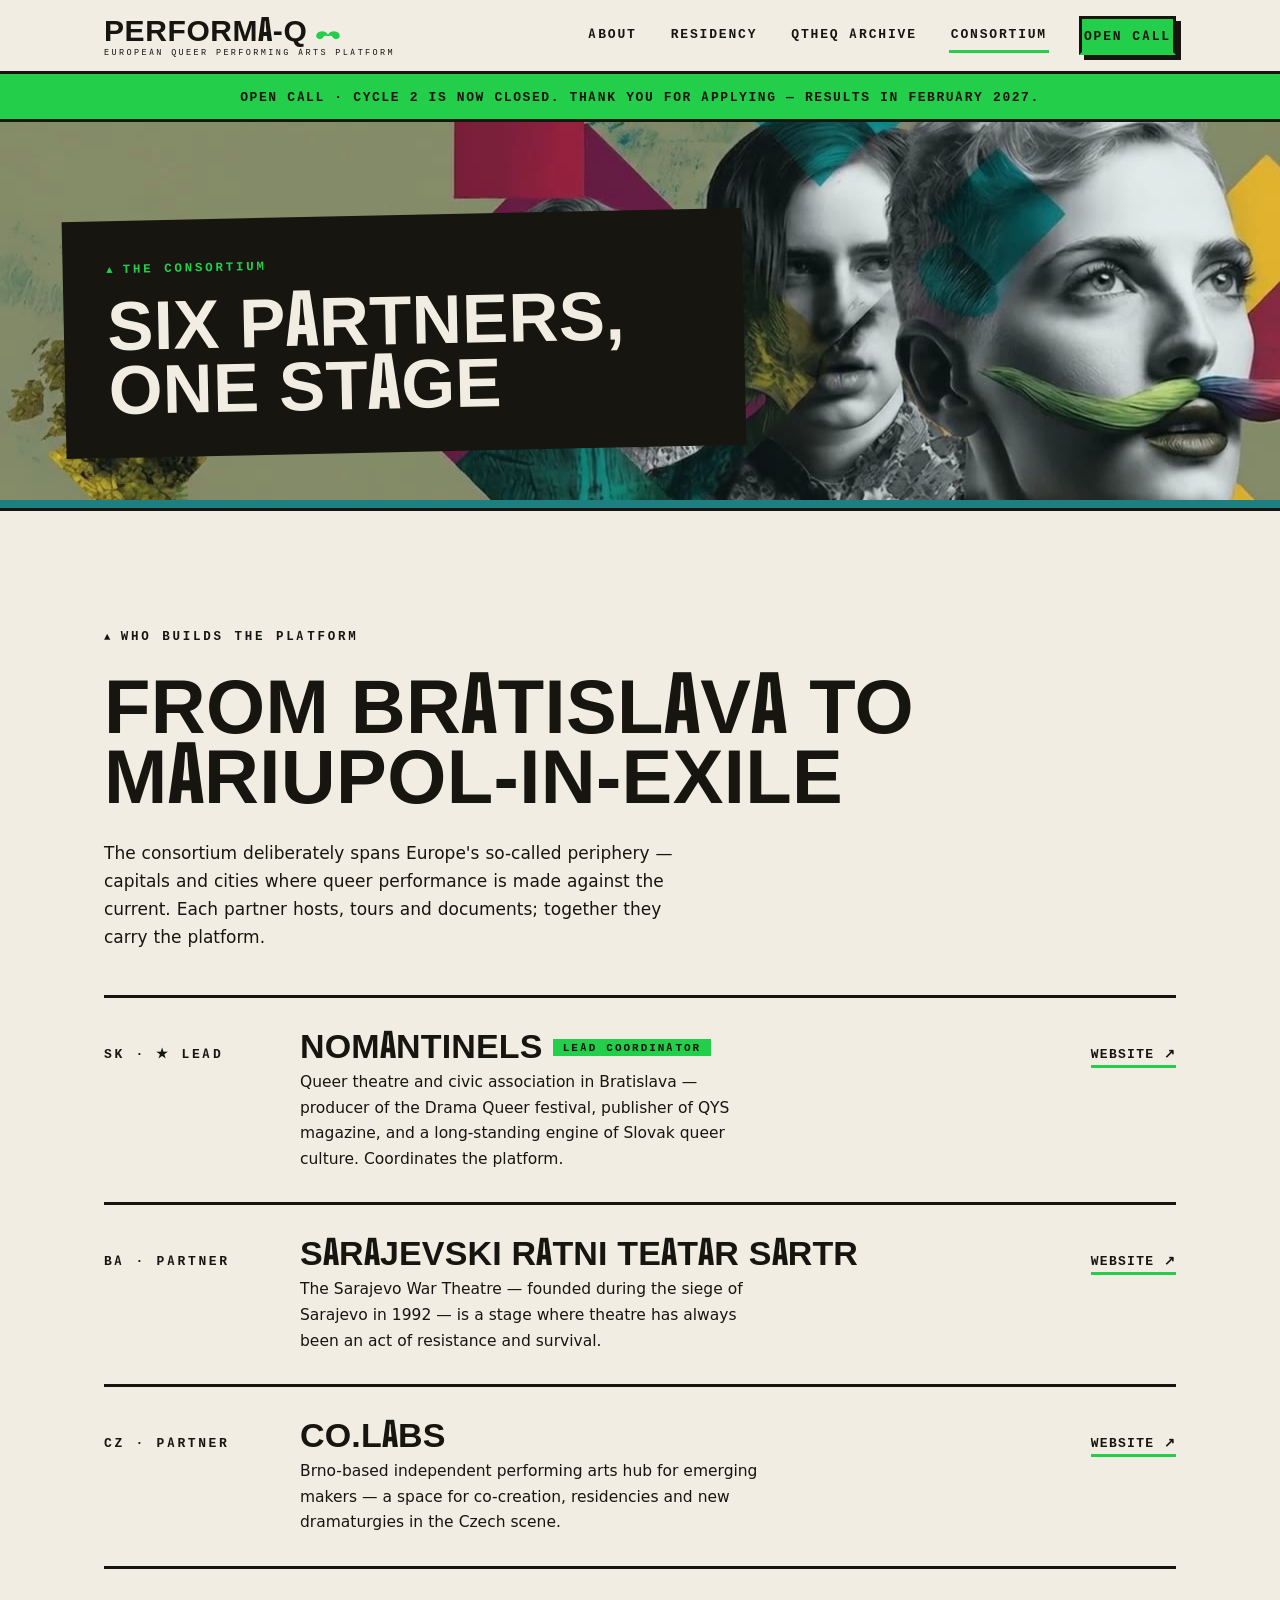
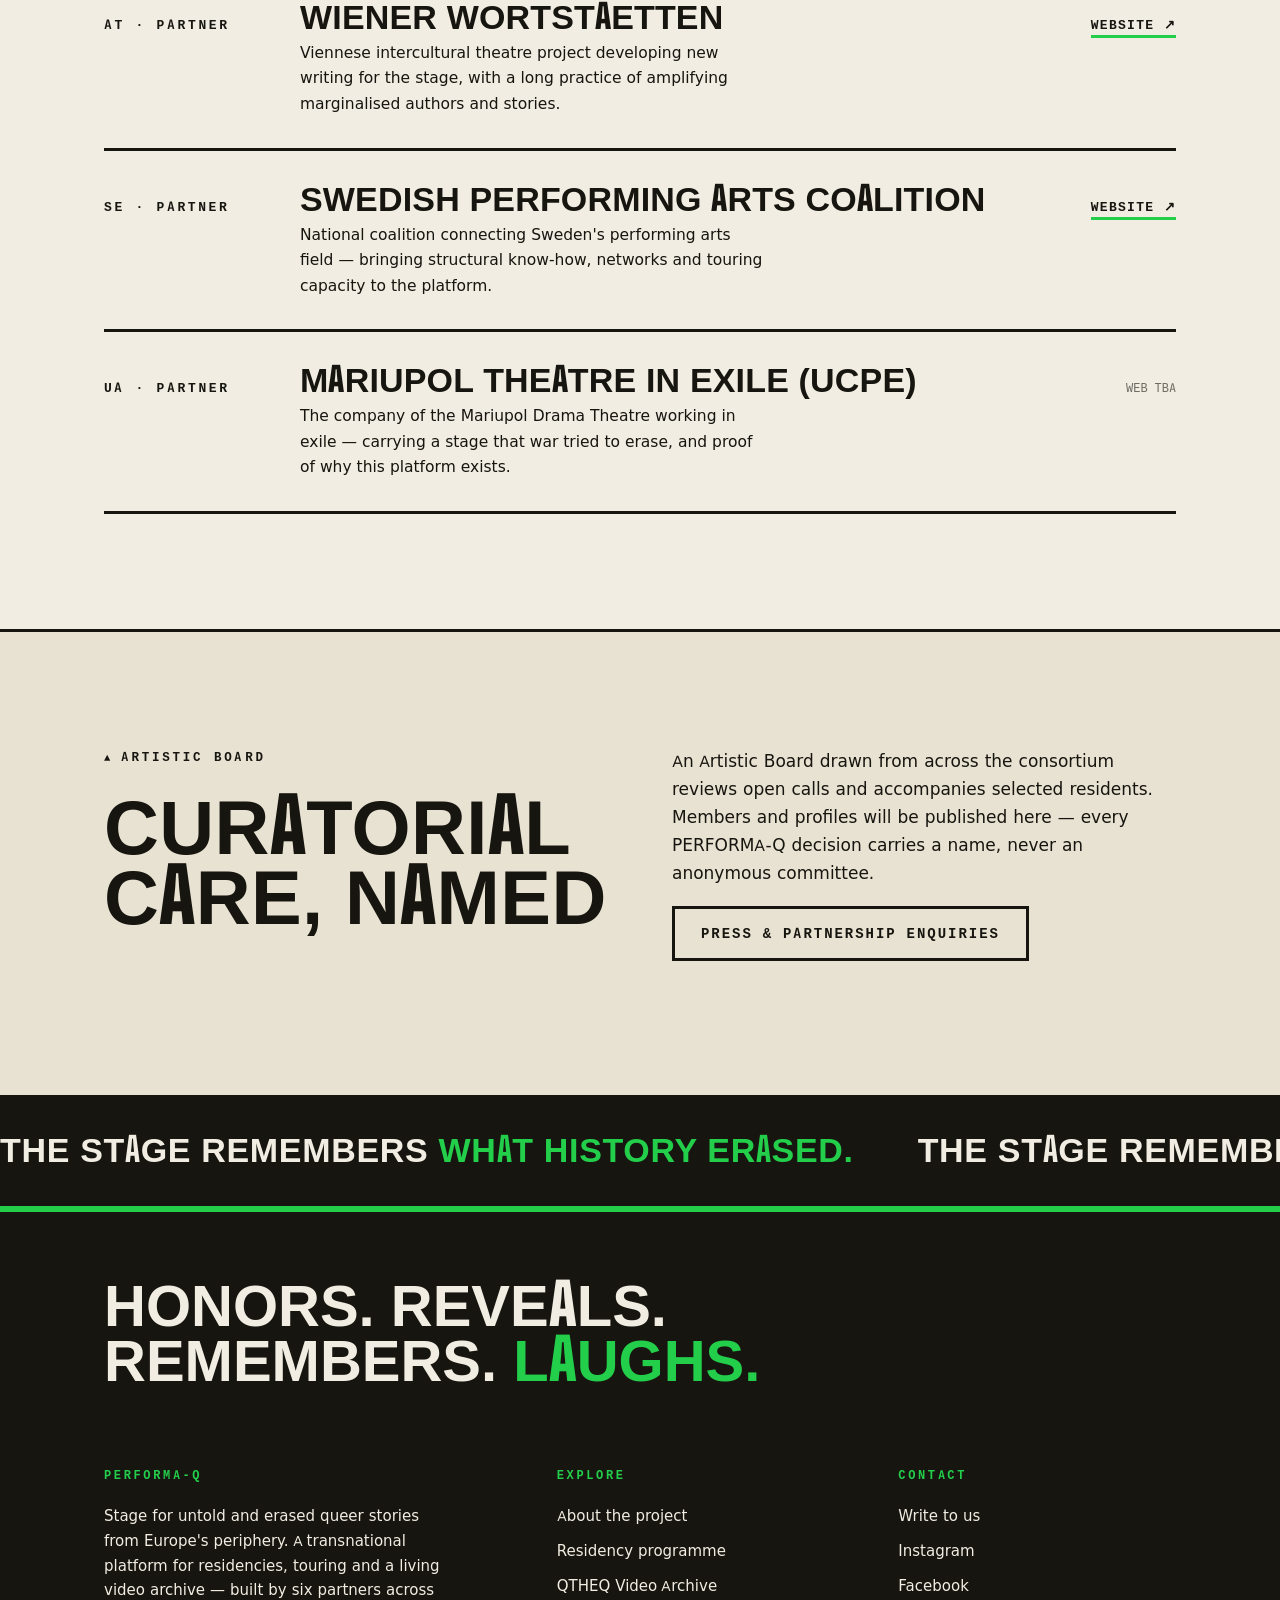
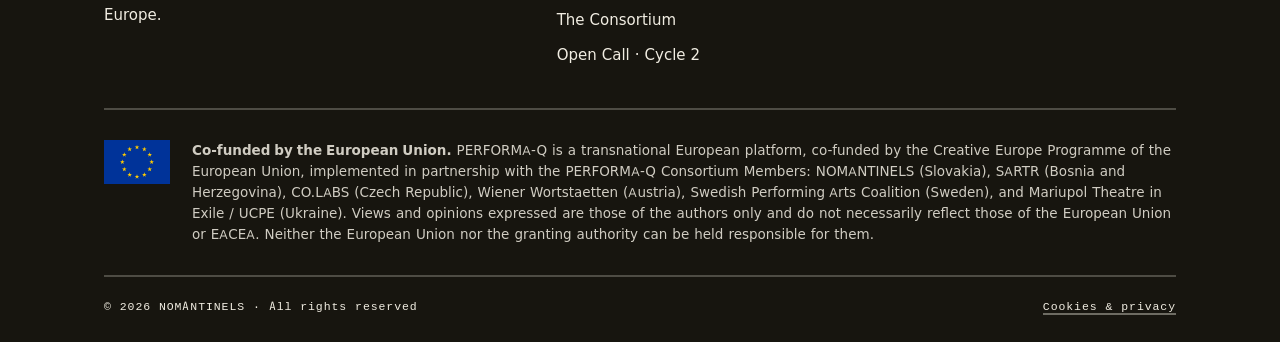
<file: consortium.html>
<!DOCTYPE html>
<html lang="en">
<head>
<meta charset="utf-8">
<meta name="viewport" content="width=device-width, initial-scale=1">
<title>The Consortium — PERFORMA-Q</title>
<meta name="description" content="Six partners build PERFORMA-Q: NOMANTINELS (SK, lead), SARTR (BA), CO.LABS (CZ), Wiener Wortstaetten (AT), Swedish Performing Arts Coalition (SE) and Mariupol Theatre in Exile / UCPE (UA).">
<meta property="og:title" content="The Consortium — PERFORMA-Q">
<meta property="og:description" content="Six partners build PERFORMA-Q: NOMANTINELS (SK, lead), SARTR (BA), CO.LABS (CZ), Wiener Wortstaetten (AT), Swedish Performing Arts Coalition (SE) and Mariupol Theatre in Exile / UCPE (UA).">
<meta property="og:type" content="website">
<meta property="og:url" content="https://www.performa-q.eu/consortium.html">
<meta property="og:image" content="https://www.performa-q.eu/img/hero-home.webp">
<link rel="icon" href="data:image/svg+xml,%3Csvg xmlns='http://www.w3.org/2000/svg' viewBox='0 0 64 64'%3E%3Crect width='64' height='64' fill='%2317150F'/%3E%3Cpath d='M17 40 L25 24 L33 40 Z' fill='%2323CE4B'/%3E%3Ctext x='38' y='42' font-family='Arial Black,Arial' font-size='26' font-weight='900' fill='%23F1EDE2'%3EQ%3C/text%3E%3C/svg%3E">
<link rel="stylesheet" href="css/style.css?v=1792596628">
</head>
<body>
<a class="skip-link" href="#main">Skip to content</a>
<header class="site-head">
  <div class="bar">
    <a class="brand" href="index.html" aria-label="PERFORMA-Q — home">
      <span class="wm">PERFORMA-Q<svg class="stache" viewBox="0 0 60 24" aria-hidden="true"><path fill="#23CE4B" d="M30 10 C26 2 16 0 9 4 C3 7 1 14 5 18 C9 22 16 21 19 16 C21 13 24 12 27 13 L30 14 L33 13 C36 12 39 13 41 16 C44 21 51 22 55 18 C59 14 57 7 51 4 C44 0 34 2 30 10 Z"/></svg></span>
      <span class="tag">European Queer Performing Arts Platform</span>
    </a>
    <button class="nav-toggle" aria-expanded="false" aria-controls="mainnav">Menu</button>
    <nav class="main" id="mainnav" aria-label="Main">
      <a href="about.html">About</a>
      <a href="residency.html">Residency</a>
      <a href="qtheq.html">QTHEQ Archive</a>
      <a href="consortium.html" aria-current="page">Consortium</a>
      <a class="btn" href="open-call.html">Open Call</a>
    </nav>
  </div>
</header>
<div class="deadline-strip"><div class="in" data-deadline-msg>
  <span>Open Call · Cycle 2 closes 30 November 2026</span>
  <span aria-hidden="true">▲</span>
  <span><span data-count="days">–</span>d : <span data-count="hours">–</span>h : <span data-count="minutes">–</span>m left</span>
  <span aria-hidden="true">▲</span>
  <a href="open-call.html">Apply now</a>
</div></div>
<main id="main">

<div class="hero sub" style="background:#1E7F80">
  <video class="img" autoplay muted loop playsinline preload="metadata" poster="img/performa-4-poster.jpg" aria-label="Animated collage: map fragments of Europe with portraits of performers wearing mustaches" style="object-fit:cover">
    <source src="video/performa_4.mp4" type="video/mp4">
  </video>
  <div class="plate">
    <p class="eyebrow green">The Consortium</p>
    <h1>Six partners, one stage</h1>
  </div>
</div>

<section>
  <div class="wrap">
    <p class="eyebrow">Who builds the platform</p>
    <h2 style="max-width:20ch">From Bratislava to Mariupol-in-exile</h2>
    <p style="margin:18px 0 44px;max-width:64ch">The consortium deliberately spans Europe's so-called periphery — capitals and cities where queer performance is made against the current. Each partner hosts, tours and documents; together they carry the platform.</p>
    <div>
      <div class="partner rv">
        <span class="cc">SK · ★ LEAD</span>
        <div><h3>NOMANTINELS<span class="role">Lead Coordinator</span></h3><p>Queer theatre and civic association in Bratislava — producer of the Drama Queer festival, publisher of QYS magazine, and a long-standing engine of Slovak queer culture. Coordinates the platform.</p></div>
        <a class="site" href="https://nomantinels.sk" rel="noopener">Website ↗</a>
      </div>
      <div class="partner rv">
        <span class="cc">BA · PARTNER</span>
        <div><h3>Sarajevski ratni teatar SARTR</h3><p>The Sarajevo War Theatre — founded during the siege of Sarajevo in 1992 — is a stage where theatre has always been an act of resistance and survival.</p></div>
        <a class="site" href="https://sartr.ba" rel="noopener">Website ↗</a>
      </div>
      <div class="partner rv">
        <span class="cc">CZ · PARTNER</span>
        <div><h3>CO.LABS</h3><p>Brno-based independent performing arts hub for emerging makers — a space for co-creation, residencies and new dramaturgies in the Czech scene.</p></div>
        <a class="site" href="https://colabs.cz" rel="noopener">Website ↗</a>
      </div>
      <div class="partner rv">
        <span class="cc">AT · PARTNER</span>
        <div><h3>Wiener Wortstaetten</h3><p>Viennese intercultural theatre project developing new writing for the stage, with a long practice of amplifying marginalised authors and stories.</p></div>
        <a class="site" href="https://wortstaetten.at" rel="noopener">Website ↗</a>
      </div>
      <div class="partner rv">
        <span class="cc">SE · PARTNER</span>
        <div><h3>Swedish Performing Arts Coalition</h3><p>National coalition connecting Sweden's performing arts field — bringing structural know-how, networks and touring capacity to the platform.</p></div>
        <a class="site" href="https://scensverige.se" rel="noopener">Website ↗</a>
      </div>
      <div class="partner rv">
        <span class="cc">UA · PARTNER</span>
        <div><h3>Mariupol Theatre in Exile (UCPE)</h3><p>The company of the Mariupol Drama Theatre working in exile — carrying a stage that war tried to erase, and proof of why this platform exists.</p></div>
        <span class="mono" style="font-size:12px;opacity:.6">WEB TBA</span>
      </div>
    </div>
  </div>
</section>

<section class="band-paper ruled">
  <div class="wrap grid-2">
    <div class="rv">
      <p class="eyebrow">Artistic Board</p>
      <h2>Curatorial care, named</h2>
    </div>
    <div class="rv">
      <p>An Artistic Board drawn from across the consortium reviews open calls and accompanies selected residents. Members and profiles will be published here — every PERFORMA-Q decision carries a name, never an anonymous committee.</p>
      <p><a class="btn ghost" href="index.html#contact">Press &amp; partnership enquiries</a></p>
    </div>
  </div>
</section>

</main>
<div class="slogan-band" aria-hidden="true"><div class="inner"><span>THE STAGE REMEMBERS <em>WHAT HISTORY ERASED.</em></span><span>THE STAGE REMEMBERS <em>WHAT HISTORY ERASED.</em></span><span>THE STAGE REMEMBERS <em>WHAT HISTORY ERASED.</em></span><span>THE STAGE REMEMBERS <em>WHAT HISTORY ERASED.</em></span><span>THE STAGE REMEMBERS <em>WHAT HISTORY ERASED.</em></span><span>THE STAGE REMEMBERS <em>WHAT HISTORY ERASED.</em></span><span>THE STAGE REMEMBERS <em>WHAT HISTORY ERASED.</em></span><span>THE STAGE REMEMBERS <em>WHAT HISTORY ERASED.</em></span></div></div>
<footer class="site on-dark">
  <div class="wrap">
    <div class="footer-verbs" aria-hidden="true">Honors. Reveals.<br>Remembers. <span class="l">Laughs.</span></div>
    <div class="cols">
      <div>
        <h4>PERFORMA-Q</h4>
        <p style="max-width:44ch;font-size:15px">Stage for untold and erased queer stories from Europe's periphery. A transnational platform for residencies, touring and a living video archive — built by six partners across Europe.</p>
      </div>
      <div>
        <h4>Explore</h4>
        <ul>
          <li><a href="about.html">About the project</a></li>
          <li><a href="residency.html">Residency programme</a></li>
          <li><a href="qtheq.html">QTHEQ Video Archive</a></li>
          <li><a href="consortium.html">The Consortium</a></li>
          <li><a href="open-call.html">Open Call · Cycle 2</a></li>
        </ul>
      </div>
      <div>
        <h4>Contact</h4>
        <ul>
          <li><a href="index.html#contact">Write to us</a></li>
          <li><a href="https://www.instagram.com/nomantinels/" rel="noopener">Instagram</a></li>
          <li><a href="https://www.facebook.com/profile.php?id=61590369524751" rel="noopener">Facebook</a></li>
        </ul>
      </div>
    </div>
    <div class="eu-note">
      <svg width="66" height="44" viewBox="0 0 66 44" xmlns="http://www.w3.org/2000/svg" role="img" aria-label="Flag of the European Union"><rect width="66" height="44" fill="#003399"/><g fill="#FFCC00"><path d="M33.00 4.89L33.55 6.58L35.32 6.58L33.89 7.62L34.44 9.31L33.00 8.27L31.56 9.31L32.11 7.62L30.68 6.58L32.45 6.58Z"/><path d="M40.33 6.85L40.88 8.54L42.66 8.54L41.22 9.59L41.77 11.28L40.33 10.23L38.90 11.28L39.45 9.59L38.01 8.54L39.78 8.54Z"/><path d="M45.70 12.22L46.25 13.91L48.03 13.91L46.59 14.96L47.14 16.64L45.70 15.60L44.26 16.64L44.81 14.96L43.38 13.91L45.15 13.91Z"/><path d="M47.67 19.56L48.22 21.24L49.99 21.24L48.55 22.29L49.10 23.98L47.67 22.93L46.23 23.98L46.78 22.29L45.34 21.24L47.12 21.24Z"/><path d="M45.70 26.89L46.25 28.58L48.03 28.58L46.59 29.62L47.14 31.31L45.70 30.27L44.26 31.31L44.81 29.62L43.38 28.58L45.15 28.58Z"/><path d="M40.33 32.26L40.88 33.95L42.66 33.95L41.22 34.99L41.77 36.68L40.33 35.64L38.90 36.68L39.45 34.99L38.01 33.95L39.78 33.95Z"/><path d="M33.00 34.22L33.55 35.91L35.32 35.91L33.89 36.96L34.44 38.64L33.00 37.60L31.56 38.64L32.11 36.96L30.68 35.91L32.45 35.91Z"/><path d="M25.67 32.26L26.22 33.95L27.99 33.95L26.55 34.99L27.10 36.68L25.67 35.64L24.23 36.68L24.78 34.99L23.34 33.95L25.12 33.95Z"/><path d="M20.30 26.89L20.85 28.58L22.62 28.58L21.19 29.62L21.74 31.31L20.30 30.27L18.86 31.31L19.41 29.62L17.97 28.58L19.75 28.58Z"/><path d="M18.33 19.56L18.88 21.24L20.66 21.24L19.22 22.29L19.77 23.98L18.33 22.93L16.90 23.98L17.45 22.29L16.01 21.24L17.78 21.24Z"/><path d="M20.30 12.22L20.85 13.91L22.62 13.91L21.19 14.96L21.74 16.64L20.30 15.60L18.86 16.64L19.41 14.96L17.97 13.91L19.75 13.91Z"/><path d="M25.67 6.85L26.22 8.54L27.99 8.54L26.55 9.59L27.10 11.28L25.67 10.23L24.23 11.28L24.78 9.59L23.34 8.54L25.12 8.54Z"/></g></svg>
      <p><strong>Co-funded by the European Union.</strong> PERFORMA-Q is a transnational European platform, co-funded by the Creative Europe Programme of the European Union, implemented in partnership with the PERFORMA-Q Consortium Members: NOMANTINELS (Slovakia), SARTR (Bosnia and Herzegovina), CO.LABS (Czech Republic), Wiener Wortstaetten (Austria), Swedish Performing Arts Coalition (Sweden), and Mariupol Theatre in Exile / UCPE (Ukraine). Views and opinions expressed are those of the authors only and do not necessarily reflect those of the European Union or EACEA. Neither the European Union nor the granting authority can be held responsible for them.</p>
    </div>
    <div class="legal">
      <span>© 2026 NOMANTINELS · All rights reserved</span>
      <span><a href="#" style="border-bottom:2px solid rgba(241,237,226,.4)">Cookies &amp; privacy</a></span>
    </div>
  </div>
</footer>
<script src="js/main.js?v=1792596628"></script>
</body>
</html>
</file>
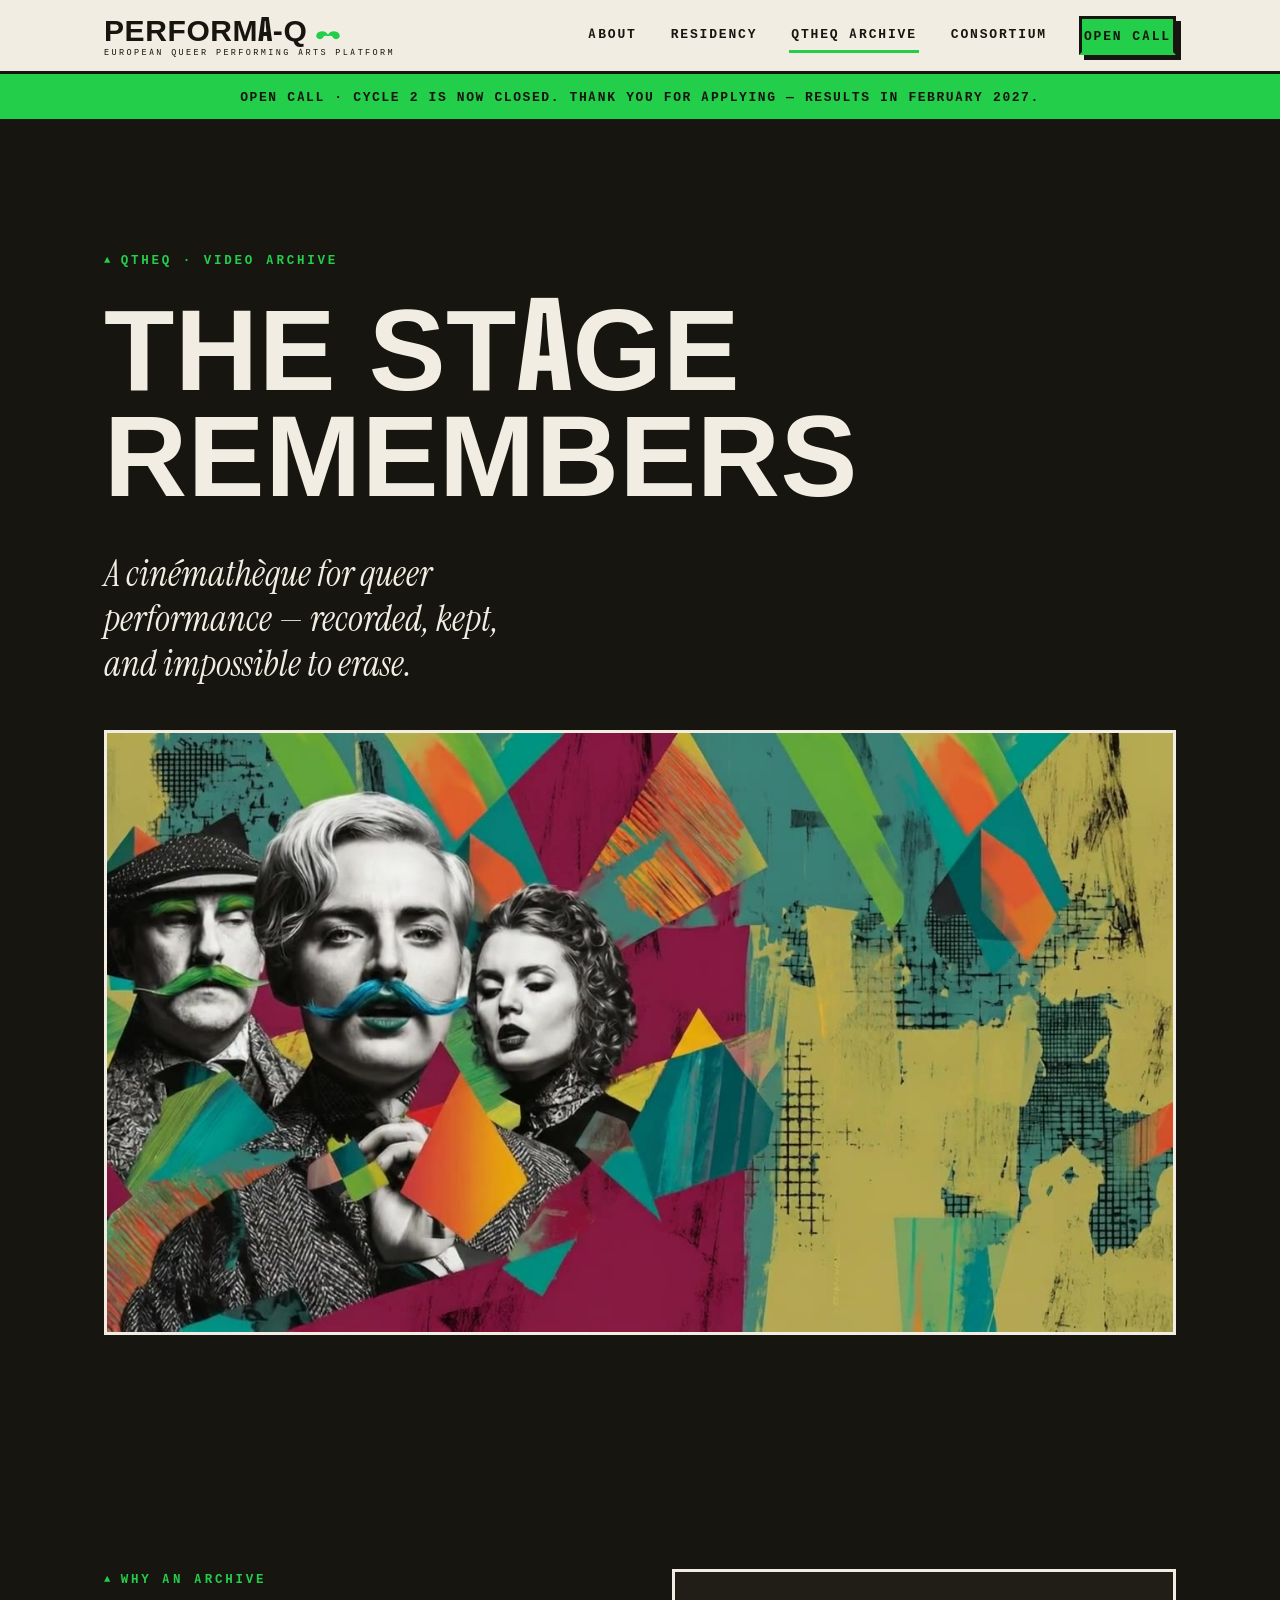
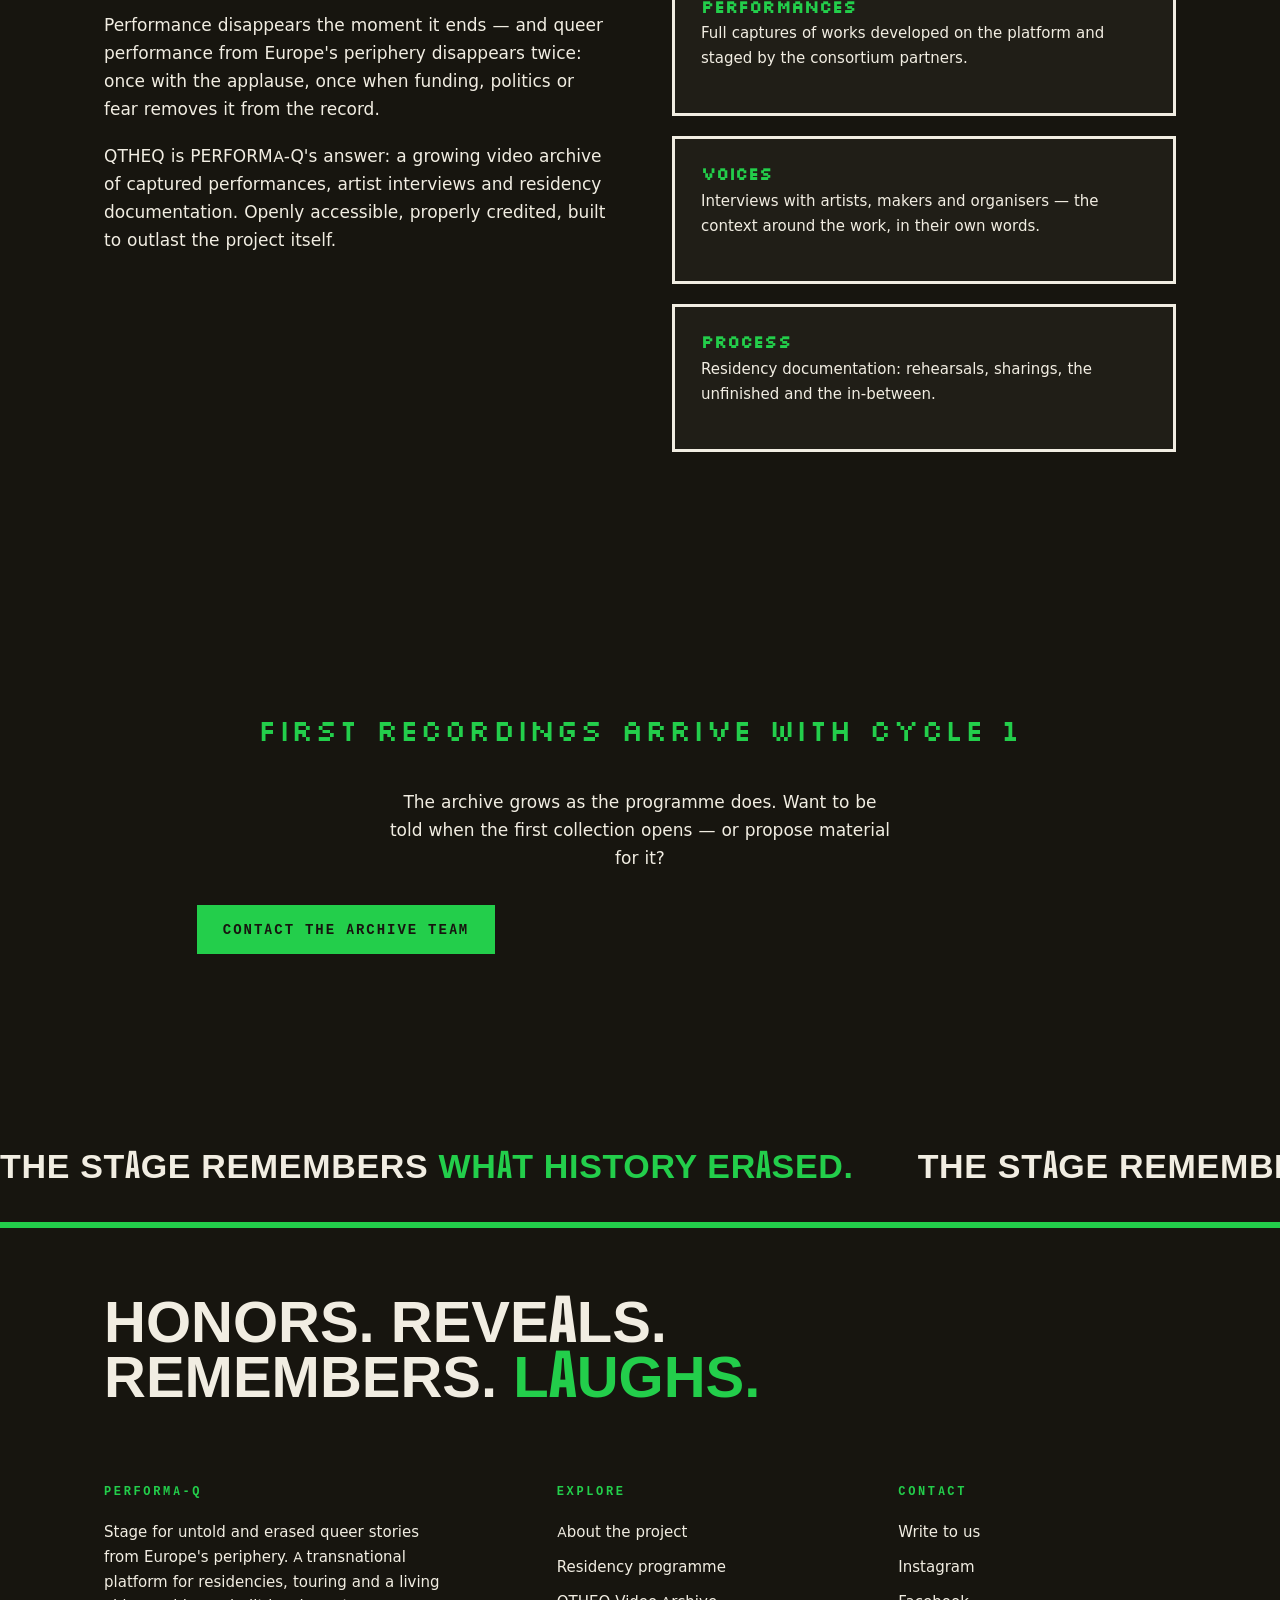
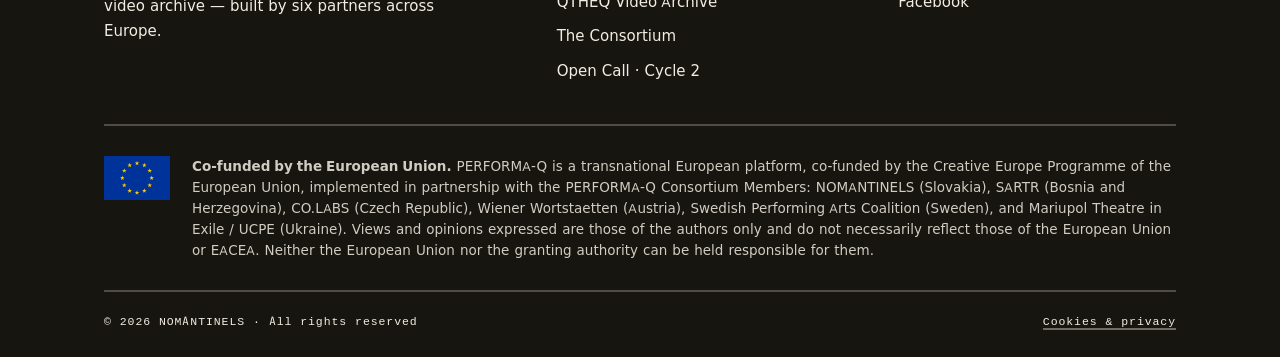
<file: qtheq.html>
<!DOCTYPE html>
<html lang="en">
<head>
<meta charset="utf-8">
<meta name="viewport" content="width=device-width, initial-scale=1">
<title>QTHEQ Video Archive — PERFORMA-Q</title>
<meta name="description" content="QTHEQ is PERFORMA-Q's living video archive of queer performing arts: captured performances, artist interviews and residency documentation from across Europe's periphery.">
<meta property="og:title" content="QTHEQ Video Archive — PERFORMA-Q">
<meta property="og:description" content="QTHEQ is PERFORMA-Q's living video archive of queer performing arts: captured performances, artist interviews and residency documentation from across Europe's periphery.">
<meta property="og:type" content="website">
<meta property="og:url" content="https://www.performa-q.eu/qtheq.html">
<meta property="og:image" content="https://www.performa-q.eu/img/hero-home.webp">
<link rel="icon" href="data:image/svg+xml,%3Csvg xmlns='http://www.w3.org/2000/svg' viewBox='0 0 64 64'%3E%3Crect width='64' height='64' fill='%2317150F'/%3E%3Cpath d='M17 40 L25 24 L33 40 Z' fill='%2323CE4B'/%3E%3Ctext x='38' y='42' font-family='Arial Black,Arial' font-size='26' font-weight='900' fill='%23F1EDE2'%3EQ%3C/text%3E%3C/svg%3E">
<link rel="stylesheet" href="css/style.css?v=1792596628">
</head>
<body>
<a class="skip-link" href="#main">Skip to content</a>
<header class="site-head">
  <div class="bar">
    <a class="brand" href="index.html" aria-label="PERFORMA-Q — home">
      <span class="wm">PERFORMA-Q<svg class="stache" viewBox="0 0 60 24" aria-hidden="true"><path fill="#23CE4B" d="M30 10 C26 2 16 0 9 4 C3 7 1 14 5 18 C9 22 16 21 19 16 C21 13 24 12 27 13 L30 14 L33 13 C36 12 39 13 41 16 C44 21 51 22 55 18 C59 14 57 7 51 4 C44 0 34 2 30 10 Z"/></svg></span>
      <span class="tag">European Queer Performing Arts Platform</span>
    </a>
    <button class="nav-toggle" aria-expanded="false" aria-controls="mainnav">Menu</button>
    <nav class="main" id="mainnav" aria-label="Main">
      <a href="about.html">About</a>
      <a href="residency.html">Residency</a>
      <a href="qtheq.html" aria-current="page">QTHEQ Archive</a>
      <a href="consortium.html">Consortium</a>
      <a class="btn" href="open-call.html">Open Call</a>
    </nav>
  </div>
</header>
<div class="deadline-strip"><div class="in" data-deadline-msg>
  <span>Open Call · Cycle 2 closes 30 November 2026</span>
  <span aria-hidden="true">▲</span>
  <span><span data-count="days">–</span>d : <span data-count="hours">–</span>h : <span data-count="minutes">–</span>m left</span>
  <span aria-hidden="true">▲</span>
  <a href="open-call.html">Apply now</a>
</div></div>
<main id="main">

<section class="band-ink on-dark" style="padding-top:clamp(64px,10vw,140px)">
  <div class="wrap">
    <p class="eyebrow green">QTHEQ · Video Archive</p>
    <h1 style="max-width:12ch">The stage remembers</h1>
    <p class="serif-pull" style="color:#F1EDE2;margin-top:24px">A cinémathèque for queer performance — recorded, kept, and impossible to erase.</p>
    <video autoplay muted loop playsinline preload="metadata" poster="img/performa-3-poster.jpg" aria-label="Animated collage: three performers with painted mustaches among bright geometric shards" style="display:block;width:100%;margin-top:44px;border:3px solid #F1EDE2">
      <source src="video/performa_3.mp4" type="video/mp4">
    </video>
  </div>
</section>

<section class="band-ink on-dark ruled">
  <div class="wrap grid-2">
    <div class="rv">
      <p class="eyebrow green">Why an archive</p>
      <p style="color:#F1EDE2">Performance disappears the moment it ends — and queer performance from Europe's periphery disappears twice: once with the applause, once when funding, politics or fear removes it from the record.</p>
      <p style="color:#F1EDE2">QTHEQ is PERFORMA-Q's answer: a growing video archive of captured performances, artist interviews and residency documentation. Openly accessible, properly credited, built to outlast the project itself.</p>
    </div>
    <div class="rv" style="display:grid;gap:20px">
      <div class="qtheq-card"><h3>Performances</h3><p style="color:#F1EDE2">Full captures of works developed on the platform and staged by the consortium partners.</p></div>
      <div class="qtheq-card"><h3>Voices</h3><p style="color:#F1EDE2">Interviews with artists, makers and organisers — the context around the work, in their own words.</p></div>
      <div class="qtheq-card"><h3>Process</h3><p style="color:#F1EDE2">Residency documentation: rehearsals, sharings, the unfinished and the in-between.</p></div>
    </div>
  </div>
</section>

<section class="band-ink on-dark ruled">
  <div class="wrap" style="text-align:center;padding:20px 0">
    <p class="pixel rv" style="color:#23CE4B;font-size:clamp(18px,3vw,30px)">FIRST RECORDINGS ARRIVE WITH CYCLE 1</p>
    <p class="rv" style="max-width:56ch;margin:16px auto 30px;color:#F1EDE2">The archive grows as the programme does. Want to be told when the first collection opens — or propose material for it?</p>
    <p class="rv"><a class="btn" href="index.html#contact">Contact the archive team</a></p>
  </div>
</section>

</main>
<div class="slogan-band" aria-hidden="true"><div class="inner"><span>THE STAGE REMEMBERS <em>WHAT HISTORY ERASED.</em></span><span>THE STAGE REMEMBERS <em>WHAT HISTORY ERASED.</em></span><span>THE STAGE REMEMBERS <em>WHAT HISTORY ERASED.</em></span><span>THE STAGE REMEMBERS <em>WHAT HISTORY ERASED.</em></span><span>THE STAGE REMEMBERS <em>WHAT HISTORY ERASED.</em></span><span>THE STAGE REMEMBERS <em>WHAT HISTORY ERASED.</em></span><span>THE STAGE REMEMBERS <em>WHAT HISTORY ERASED.</em></span><span>THE STAGE REMEMBERS <em>WHAT HISTORY ERASED.</em></span></div></div>
<footer class="site on-dark">
  <div class="wrap">
    <div class="footer-verbs" aria-hidden="true">Honors. Reveals.<br>Remembers. <span class="l">Laughs.</span></div>
    <div class="cols">
      <div>
        <h4>PERFORMA-Q</h4>
        <p style="max-width:44ch;font-size:15px">Stage for untold and erased queer stories from Europe's periphery. A transnational platform for residencies, touring and a living video archive — built by six partners across Europe.</p>
      </div>
      <div>
        <h4>Explore</h4>
        <ul>
          <li><a href="about.html">About the project</a></li>
          <li><a href="residency.html">Residency programme</a></li>
          <li><a href="qtheq.html">QTHEQ Video Archive</a></li>
          <li><a href="consortium.html">The Consortium</a></li>
          <li><a href="open-call.html">Open Call · Cycle 2</a></li>
        </ul>
      </div>
      <div>
        <h4>Contact</h4>
        <ul>
          <li><a href="index.html#contact">Write to us</a></li>
          <li><a href="https://www.instagram.com/nomantinels/" rel="noopener">Instagram</a></li>
          <li><a href="https://www.facebook.com/profile.php?id=61590369524751" rel="noopener">Facebook</a></li>
        </ul>
      </div>
    </div>
    <div class="eu-note">
      <svg width="66" height="44" viewBox="0 0 66 44" xmlns="http://www.w3.org/2000/svg" role="img" aria-label="Flag of the European Union"><rect width="66" height="44" fill="#003399"/><g fill="#FFCC00"><path d="M33.00 4.89L33.55 6.58L35.32 6.58L33.89 7.62L34.44 9.31L33.00 8.27L31.56 9.31L32.11 7.62L30.68 6.58L32.45 6.58Z"/><path d="M40.33 6.85L40.88 8.54L42.66 8.54L41.22 9.59L41.77 11.28L40.33 10.23L38.90 11.28L39.45 9.59L38.01 8.54L39.78 8.54Z"/><path d="M45.70 12.22L46.25 13.91L48.03 13.91L46.59 14.96L47.14 16.64L45.70 15.60L44.26 16.64L44.81 14.96L43.38 13.91L45.15 13.91Z"/><path d="M47.67 19.56L48.22 21.24L49.99 21.24L48.55 22.29L49.10 23.98L47.67 22.93L46.23 23.98L46.78 22.29L45.34 21.24L47.12 21.24Z"/><path d="M45.70 26.89L46.25 28.58L48.03 28.58L46.59 29.62L47.14 31.31L45.70 30.27L44.26 31.31L44.81 29.62L43.38 28.58L45.15 28.58Z"/><path d="M40.33 32.26L40.88 33.95L42.66 33.95L41.22 34.99L41.77 36.68L40.33 35.64L38.90 36.68L39.45 34.99L38.01 33.95L39.78 33.95Z"/><path d="M33.00 34.22L33.55 35.91L35.32 35.91L33.89 36.96L34.44 38.64L33.00 37.60L31.56 38.64L32.11 36.96L30.68 35.91L32.45 35.91Z"/><path d="M25.67 32.26L26.22 33.95L27.99 33.95L26.55 34.99L27.10 36.68L25.67 35.64L24.23 36.68L24.78 34.99L23.34 33.95L25.12 33.95Z"/><path d="M20.30 26.89L20.85 28.58L22.62 28.58L21.19 29.62L21.74 31.31L20.30 30.27L18.86 31.31L19.41 29.62L17.97 28.58L19.75 28.58Z"/><path d="M18.33 19.56L18.88 21.24L20.66 21.24L19.22 22.29L19.77 23.98L18.33 22.93L16.90 23.98L17.45 22.29L16.01 21.24L17.78 21.24Z"/><path d="M20.30 12.22L20.85 13.91L22.62 13.91L21.19 14.96L21.74 16.64L20.30 15.60L18.86 16.64L19.41 14.96L17.97 13.91L19.75 13.91Z"/><path d="M25.67 6.85L26.22 8.54L27.99 8.54L26.55 9.59L27.10 11.28L25.67 10.23L24.23 11.28L24.78 9.59L23.34 8.54L25.12 8.54Z"/></g></svg>
      <p><strong>Co-funded by the European Union.</strong> PERFORMA-Q is a transnational European platform, co-funded by the Creative Europe Programme of the European Union, implemented in partnership with the PERFORMA-Q Consortium Members: NOMANTINELS (Slovakia), SARTR (Bosnia and Herzegovina), CO.LABS (Czech Republic), Wiener Wortstaetten (Austria), Swedish Performing Arts Coalition (Sweden), and Mariupol Theatre in Exile / UCPE (Ukraine). Views and opinions expressed are those of the authors only and do not necessarily reflect those of the European Union or EACEA. Neither the European Union nor the granting authority can be held responsible for them.</p>
    </div>
    <div class="legal">
      <span>© 2026 NOMANTINELS · All rights reserved</span>
      <span><a href="#" style="border-bottom:2px solid rgba(241,237,226,.4)">Cookies &amp; privacy</a></span>
    </div>
  </div>
</footer>
<script src="js/main.js?v=1792596628"></script>
</body>
</html>
</file>
<file: css/style.css>
/* ============================================================
   PERFORMA-Q · performa-q.eu · v2 site
   Design tokens from Brand Manual v.02 + Appendix M (2026)
   Type: Big Shoulders Display · Work Sans · JetBrains Mono ·
         Instrument Serif · Silkscreen
   ============================================================ */

/* ---------- fonts (self-hosted, GDPR-safe) ---------- */
@font-face{font-family:'Big Shoulders Display';font-style:normal;font-weight:700;font-display:swap;src:url('../fonts/big-shoulders-display-latin-ext-700-normal.woff2') format('woff2'),url('../fonts/big-shoulders-display-latin-700-normal.woff2') format('woff2')}
@font-face{font-family:'Big Shoulders Display';font-style:normal;font-weight:800;font-display:swap;src:url('../fonts/big-shoulders-display-latin-ext-800-normal.woff2') format('woff2'),url('../fonts/big-shoulders-display-latin-800-normal.woff2') format('woff2')}
@font-face{font-family:'Big Shoulders Display';font-style:normal;font-weight:900;font-display:swap;src:url('../fonts/big-shoulders-display-latin-ext-900-normal.woff2') format('woff2'),url('../fonts/big-shoulders-display-latin-900-normal.woff2') format('woff2')}
@font-face{font-family:'Work Sans';font-style:normal;font-weight:400;font-display:swap;src:url('../fonts/work-sans-latin-ext-400-normal.woff2') format('woff2'),url('../fonts/work-sans-latin-400-normal.woff2') format('woff2')}
@font-face{font-family:'Work Sans';font-style:italic;font-weight:400;font-display:swap;src:url('../fonts/work-sans-latin-ext-400-italic.woff2') format('woff2'),url('../fonts/work-sans-latin-400-italic.woff2') format('woff2')}
@font-face{font-family:'Work Sans';font-style:normal;font-weight:500;font-display:swap;src:url('../fonts/work-sans-latin-ext-500-normal.woff2') format('woff2'),url('../fonts/work-sans-latin-500-normal.woff2') format('woff2')}
@font-face{font-family:'Work Sans';font-style:normal;font-weight:600;font-display:swap;src:url('../fonts/work-sans-latin-ext-600-normal.woff2') format('woff2'),url('../fonts/work-sans-latin-600-normal.woff2') format('woff2')}
@font-face{font-family:'JetBrains Mono';font-style:normal;font-weight:400;font-display:swap;src:url('../fonts/jetbrains-mono-latin-ext-400-normal.woff2') format('woff2'),url('../fonts/jetbrains-mono-latin-400-normal.woff2') format('woff2')}
@font-face{font-family:'JetBrains Mono';font-style:normal;font-weight:700;font-display:swap;src:url('../fonts/jetbrains-mono-latin-ext-700-normal.woff2') format('woff2'),url('../fonts/jetbrains-mono-latin-700-normal.woff2') format('woff2')}
@font-face{font-family:'Instrument Serif';font-style:normal;font-weight:400;font-display:swap;src:url('../fonts/instrument-serif-latin-400-normal.woff2') format('woff2')}
@font-face{font-family:'Instrument Serif';font-style:italic;font-weight:400;font-display:swap;src:url('../fonts/instrument-serif-latin-400-italic.woff2') format('woff2')}
@font-face{font-family:'Silkscreen';font-style:normal;font-weight:400;font-display:swap;src:url('../fonts/silkscreen-latin-400-normal.woff2') format('woff2')}

/* ---------- tokens ---------- */
:root{
  --ink:#17150F;
  --cream:#F1EDE2;
  --paper:#E8E2D2;
  --signal:#23CE4B;      /* sacred — action + LAUGHS only */
  --mustard:#C9A227;
  --sangria:#6E1F35;
  --teal:#1E7F80;
  --coral:#E8492A;
  --magenta:#B02A6B;

  --display:'Big Shoulders Display',Impact,sans-serif;
  --body:'Work Sans',system-ui,sans-serif;
  --mono:'JetBrains Mono',ui-monospace,monospace;
  --serif:'Instrument Serif',Georgia,serif;
  --pixel:'Silkscreen',monospace;

  --max:1200px;
  --pad:clamp(20px,5vw,64px);
  --rule:3px solid var(--ink);
}

/* ---------- base ---------- */
*,*::before,*::after{box-sizing:border-box}
html{scroll-behavior:smooth}
@media(prefers-reduced-motion:reduce){html{scroll-behavior:auto}}
body{margin:0;background:var(--cream);color:var(--ink);font-family:var(--body);font-size:17px;line-height:1.65;-webkit-font-smoothing:antialiased}
img{max-width:100%;display:block}
a{color:inherit}
h1,h2,h3{font-family:var(--display);font-weight:900;text-transform:uppercase;line-height:.92;letter-spacing:.005em;margin:0 0 .4em}
h1{font-size:clamp(52px,9vw,124px)}
h2{font-size:clamp(38px,6vw,76px)}
h3{font-size:clamp(24px,3vw,34px);line-height:1}
p{margin:0 0 1.1em;max-width:68ch}
strong{font-weight:600}
::selection{background:var(--signal);color:var(--ink)}

.skip-link{position:absolute;left:-9999px;top:0;background:var(--signal);color:var(--ink);padding:10px 18px;font-family:var(--mono);font-size:13px;z-index:200}
.skip-link:focus{left:0}

:focus-visible{outline:3px solid var(--signal);outline-offset:3px}
.on-dark :focus-visible{outline-color:var(--signal)}

/* ---------- utilities ---------- */
.wrap{max-width:var(--max);margin:0 auto;padding-left:var(--pad);padding-right:var(--pad)}
.eyebrow{font-family:var(--mono);font-size:12.5px;font-weight:700;letter-spacing:.22em;text-transform:uppercase;display:flex;align-items:center;gap:.6em;margin-bottom:22px}
.eyebrow::before{content:'▲';font-size:.85em}
.eyebrow.green{color:var(--signal)}
.eyebrow.coral{color:var(--coral)}
.mono{font-family:var(--mono)}
.serif-pull{font-family:var(--serif);font-style:italic;font-size:clamp(24px,3.2vw,36px);line-height:1.25;text-transform:none;max-width:26ch}

/* ---------- header ---------- */
.site-head{position:sticky;top:0;z-index:100;background:var(--cream);border-bottom:var(--rule)}
.site-head .bar{display:flex;align-items:center;justify-content:space-between;gap:24px;padding:14px var(--pad);max-width:var(--max);margin:0 auto}
.brand{display:flex;flex-direction:column;text-decoration:none;line-height:1}
.brand .wm{font-family:var(--display);font-weight:900;font-size:30px;letter-spacing:.02em;text-transform:uppercase;position:relative}
.brand .tag{font-family:var(--mono);font-size:8.5px;letter-spacing:.28em;margin-top:4px;text-transform:uppercase}
.brand .stache{display:inline-block;width:26px;height:11px;margin-left:8px;vertical-align:baseline;transition:transform .25s}
.brand:hover .stache{transform:scale(1.18) rotate(-6deg)}
nav.main{display:flex;align-items:center;gap:clamp(14px,2.4vw,30px)}
nav.main a{font-family:var(--mono);font-size:13px;font-weight:700;letter-spacing:.14em;text-transform:uppercase;text-decoration:none;padding:6px 2px;border-bottom:3px solid transparent}
nav.main a:hover{border-bottom-color:var(--ink)}
nav.main a[aria-current="page"]{border-bottom-color:var(--signal)}
.btn{display:inline-block;font-family:var(--mono);font-weight:700;font-size:14px;letter-spacing:.14em;text-transform:uppercase;text-decoration:none;background:var(--signal);color:var(--ink);padding:13px 26px;border:3px solid var(--ink);box-shadow:5px 5px 0 var(--ink);transition:transform .15s,box-shadow .15s}
.btn:hover{transform:translate(2px,2px);box-shadow:2px 2px 0 var(--ink)}
.btn.ghost{background:transparent;color:inherit;box-shadow:none;border-color:currentColor}
.btn.ghost:hover{background:var(--ink);color:var(--cream);transform:none}
.btn.on-ink{border-color:var(--cream);box-shadow:5px 5px 0 var(--cream)}
.btn.on-ink:hover{box-shadow:2px 2px 0 var(--cream)}
.nav-toggle{display:none;background:none;border:3px solid var(--ink);font-family:var(--mono);font-weight:700;font-size:13px;letter-spacing:.12em;padding:9px 14px;cursor:pointer;text-transform:uppercase}
@media(max-width:920px){
  .nav-toggle{display:block}
  nav.main{display:none;position:absolute;top:100%;left:0;right:0;background:var(--cream);border-bottom:var(--rule);flex-direction:column;align-items:stretch;padding:10px var(--pad) 24px;gap:4px}
  nav.main.open{display:flex}
  nav.main a{padding:13px 2px;border-bottom:2px solid rgba(23,21,15,.15)}
  nav.main .btn{margin-top:14px;text-align:center}
}

/* ---------- slogan band (signature) ---------- */
.slogan-band{background:var(--ink);color:var(--cream);overflow:hidden;padding:26px 0;border-bottom:var(--rule)}
.slogan-band .inner{display:flex;gap:64px;white-space:nowrap;font-family:var(--display);font-weight:800;font-size:clamp(22px,3vw,34px);text-transform:uppercase;letter-spacing:.02em;animation:ticker 28s linear infinite}
.slogan-band .inner span em{font-style:normal;color:var(--signal)}
@keyframes ticker{from{transform:translateX(0)}to{transform:translateX(-50%)}}
@media(prefers-reduced-motion:reduce){.slogan-band .inner{animation:none;white-space:normal;flex-wrap:wrap;gap:12px 40px;padding:0 var(--pad)}}

/* ---------- hero ---------- */
.hero{position:relative;border-bottom:var(--rule);background:var(--mustard)}
.hero .img{width:100%;height:clamp(420px,62vh,680px);object-fit:cover;object-position:center 30%}
.hero .plate{position:absolute;left:var(--pad);bottom:clamp(24px,5vw,56px);background:var(--ink);color:var(--cream);padding:clamp(20px,3vw,40px) clamp(24px,3.4vw,48px);max-width:min(680px,86%);transform:rotate(-1.2deg)}
.hero .plate h1{font-size:clamp(38px,5.4vw,72px);margin:0}
.hero .plate .eyebrow{color:var(--signal);margin-bottom:12px}
.hero.sub{background:var(--ink)}
.hero.sub .img{height:clamp(300px,42vh,460px);opacity:.92}

/* ---------- sections ---------- */
section{padding:clamp(56px,9vw,120px) 0}
section.tight{padding:clamp(40px,6vw,72px) 0}
.band-ink{background:var(--ink);color:var(--cream)}
.band-mustard{background:var(--mustard)}
.band-sangria{background:var(--sangria);color:var(--cream)}
.band-teal{background:var(--teal);color:var(--cream)}
.band-magenta{background:var(--magenta);color:var(--cream)}
.band-paper{background:var(--paper)}
.band-coral{background:var(--coral);color:var(--cream)}
.ruled{border-top:var(--rule)}

.grid-2{display:grid;grid-template-columns:repeat(2,minmax(0,1fr));gap:clamp(28px,5vw,72px);align-items:start}
.grid-3{display:grid;grid-template-columns:repeat(3,minmax(0,1fr));gap:clamp(20px,3vw,36px)}
@media(max-width:860px){.grid-2,.grid-3{grid-template-columns:minmax(0,1fr)}}

/* ---------- cards ---------- */
.tile{border:3px solid var(--ink);background:var(--cream);padding:28px 26px 30px;position:relative}
.tile h3{margin-top:14px}
.tile .num{font-family:var(--mono);font-size:12px;font-weight:700;letter-spacing:.2em}
.tile.dark{background:var(--ink);color:var(--cream);border-color:var(--ink)}
.tile a.more{font-family:var(--mono);font-size:13px;font-weight:700;letter-spacing:.14em;text-transform:uppercase;text-decoration:none;border-bottom:3px solid var(--signal)}
.tile a.more:hover{background:var(--signal)}

/* postit slogans */
.postit{background:var(--ink);color:var(--cream);font-family:var(--display);font-weight:800;text-transform:uppercase;font-size:clamp(22px,2.6vw,30px);line-height:.95;padding:22px 26px;box-shadow:8px 8px 0 rgba(23,21,15,.18);max-width:340px}
.postit em{font-style:normal;color:var(--signal)}
.postit.r1{transform:rotate(-2deg)}
.postit.r2{transform:rotate(1.4deg)}
.postit.r3{transform:rotate(-1deg)}

/* traits + refusals */
.trait{padding:30px 26px;color:var(--cream);min-height:190px;display:flex;flex-direction:column;justify-content:space-between}
.trait .word{font-family:var(--display);font-weight:900;font-size:clamp(30px,3.4vw,42px);text-transform:uppercase;line-height:.9}
.trait .word .q{color:var(--signal)}
.trait p{font-size:14.5px;line-height:1.5;margin:14px 0 0}
.refusal{font-family:var(--display);font-weight:900;font-size:clamp(26px,3vw,38px);color:var(--coral);text-transform:uppercase;line-height:.92}

/* ---------- countdown ---------- */
.countdown{display:flex;gap:clamp(14px,3vw,34px);flex-wrap:wrap}
.countdown .cell{text-align:center;min-width:84px}
.countdown .n{font-family:var(--display);font-weight:900;font-size:clamp(44px,7vw,84px);line-height:1;display:block}
.countdown .l{font-family:var(--mono);font-size:11.5px;font-weight:700;letter-spacing:.24em;text-transform:uppercase}

/* deadline strip */
.deadline-strip{background:var(--signal);color:var(--ink);border-bottom:var(--rule)}
.deadline-strip .in{display:flex;align-items:center;justify-content:center;gap:18px;flex-wrap:wrap;padding:12px var(--pad);font-family:var(--mono);font-size:13px;font-weight:700;letter-spacing:.12em;text-transform:uppercase;text-align:center}
.deadline-strip a{color:inherit}

/* ---------- partner list ---------- */
.partner{border-top:var(--rule);padding:30px 0;display:grid;grid-template-columns:170px minmax(0,1fr) auto;gap:26px;align-items:baseline}
.partner:last-child{border-bottom:var(--rule)}
.partner .cc{font-family:var(--mono);font-weight:700;font-size:13px;letter-spacing:.2em}
.partner h3{margin:0 0 8px}
.partner p{margin:0;font-size:15.5px;max-width:58ch}
.partner .role{display:inline-block;font-family:var(--mono);font-size:11px;font-weight:700;letter-spacing:.18em;background:var(--signal);padding:3px 10px;margin-left:10px;vertical-align:middle;text-transform:uppercase}
.partner a.site{font-family:var(--mono);font-size:13px;font-weight:700;letter-spacing:.1em;text-transform:uppercase;text-decoration:none;border-bottom:3px solid var(--signal);white-space:nowrap}
.partner a.site:hover{background:var(--signal)}
@media(max-width:760px){.partner{grid-template-columns:minmax(0,1fr)}}

/* ---------- QTHEQ pixel flavour ---------- */
.pixel{font-family:var(--pixel);letter-spacing:.04em}
.qtheq-card{border:3px solid var(--cream);padding:26px;background:rgba(241,237,226,.04)}
.qtheq-card h3{font-family:var(--pixel);font-size:17px;text-transform:uppercase;color:var(--signal)}
.qtheq-card p{font-size:15px}

/* ---------- forms ---------- */
form.contact{display:grid;gap:18px;max-width:560px}
form.contact label{font-family:var(--mono);font-size:12.5px;font-weight:700;letter-spacing:.18em;text-transform:uppercase;display:block;margin-bottom:8px}
form.contact input,form.contact select,form.contact textarea{width:100%;font-family:var(--body);font-size:16px;padding:13px 14px;border:3px solid var(--ink);background:var(--cream);color:var(--ink);border-radius:0;appearance:none}
form.contact textarea{min-height:150px;resize:vertical}
form.contact button{cursor:pointer}

/* ---------- FAQ ---------- */
details{border-top:var(--rule);padding:6px 0}
details:last-of-type{border-bottom:var(--rule)}
summary{cursor:pointer;font-family:var(--display);font-weight:800;font-size:clamp(19px,2.2vw,25px);text-transform:uppercase;padding:16px 0;list-style:none;display:flex;justify-content:space-between;align-items:center;gap:20px}
summary::-webkit-details-marker{display:none}
summary::after{content:'+';font-family:var(--mono);font-size:26px;flex-shrink:0}
details[open] summary::after{content:'–'}
details .a{padding:0 0 22px;max-width:66ch}

/* ---------- footer ---------- */
footer.site{background:var(--ink);color:var(--cream);border-top:6px solid var(--signal)}
footer.site .cols{display:grid;grid-template-columns:1.4fr 1fr 1fr;gap:clamp(28px,5vw,64px);padding:clamp(44px,7vw,80px) 0 40px}
footer.site h4{font-family:var(--mono);font-size:12px;font-weight:700;letter-spacing:.22em;text-transform:uppercase;color:var(--signal);margin:0 0 18px}
footer.site a{text-decoration:none;border-bottom:2px solid transparent}
footer.site a:hover{border-bottom-color:var(--signal)}
footer.site ul{list-style:none;margin:0;padding:0;display:grid;gap:10px;font-size:15px}
.eu-note{display:flex;gap:22px;align-items:flex-start;border-top:2px solid rgba(241,237,226,.25);padding:30px 0;font-size:13.5px;line-height:1.55}
.eu-note svg{flex-shrink:0}
.eu-note p{max-width:none;margin:0;opacity:.85}
.legal{border-top:2px solid rgba(241,237,226,.25);padding:20px 0 26px;font-family:var(--mono);font-size:11.5px;letter-spacing:.08em;display:flex;justify-content:space-between;gap:18px;flex-wrap:wrap}
.footer-verbs{font-family:var(--display);font-weight:900;text-transform:uppercase;font-size:clamp(34px,5vw,58px);line-height:.95;padding:clamp(40px,6vw,64px) 0 0}
.footer-verbs .l{color:var(--signal)}
@media(max-width:860px){footer.site .cols{grid-template-columns:minmax(0,1fr)}}

/* ---------- reveal ---------- */
.rv{opacity:0;transform:translateY(18px);transition:opacity .6s ease,transform .6s ease}
.rv.in{opacity:1;transform:none}
@media(prefers-reduced-motion:reduce){.rv{opacity:1;transform:none;transition:none}}

/* ---------- misc ---------- */
.figure-note{font-family:var(--mono);font-size:11.5px;letter-spacing:.14em;text-transform:uppercase;margin-top:10px;opacity:.7}
.big-list{list-style:none;margin:0;padding:0}
.big-list li{border-top:var(--rule);padding:22px 0;display:grid;grid-template-columns:56px minmax(0,1fr);gap:22px;align-items:baseline}
.big-list li:last-child{border-bottom:var(--rule)}
.big-list .k{font-family:var(--mono);font-weight:700;font-size:13px;letter-spacing:.16em}
.big-list h3{margin:0 0 6px}
.big-list p{margin:0;font-size:15.5px}
table.spec{width:100%;border-collapse:collapse;font-size:15px}
table.spec th{font-family:var(--mono);font-size:11.5px;font-weight:700;letter-spacing:.18em;text-transform:uppercase;text-align:left;border-bottom:var(--rule);padding:10px 14px 10px 0}
table.spec td{border-bottom:2px solid rgba(23,21,15,.2);padding:12px 14px 12px 0;vertical-align:top}
.on-dark table.spec td{border-bottom-color:rgba(241,237,226,.25)}
.on-dark table.spec th{border-bottom:3px solid var(--cream)}
</file>
